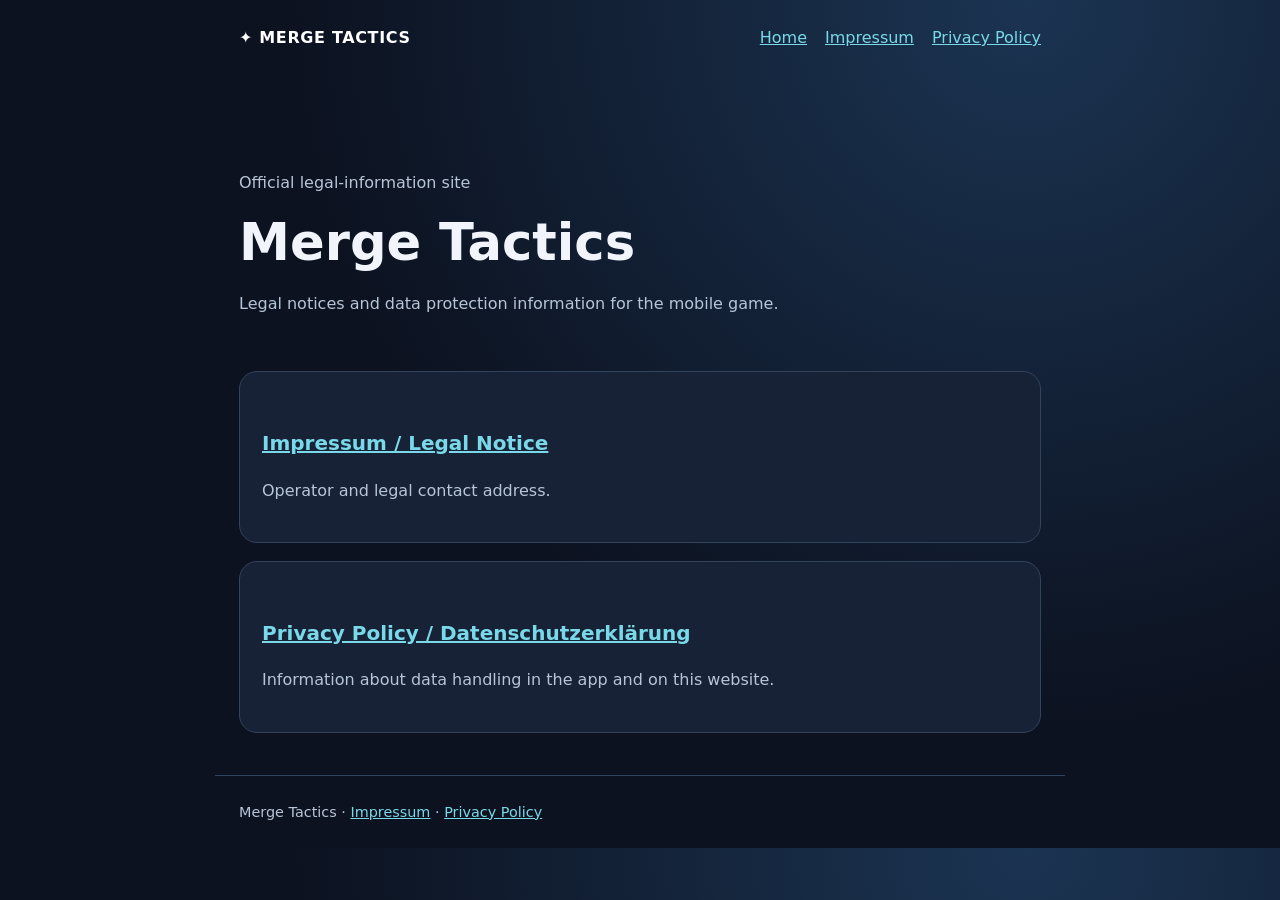
<file: index.html>
<!doctype html>
<html lang="en">
<head>
  <meta charset="utf-8">
  <title>Seven Lamps Studios</title>
  <meta http-equiv="refresh" content="0; url=/merge-tactics-legal/">
</head>
<body>
  <a href="/merge-tactics-legal/">Merge Tactics legal information</a>
</body>
</html>
</file>
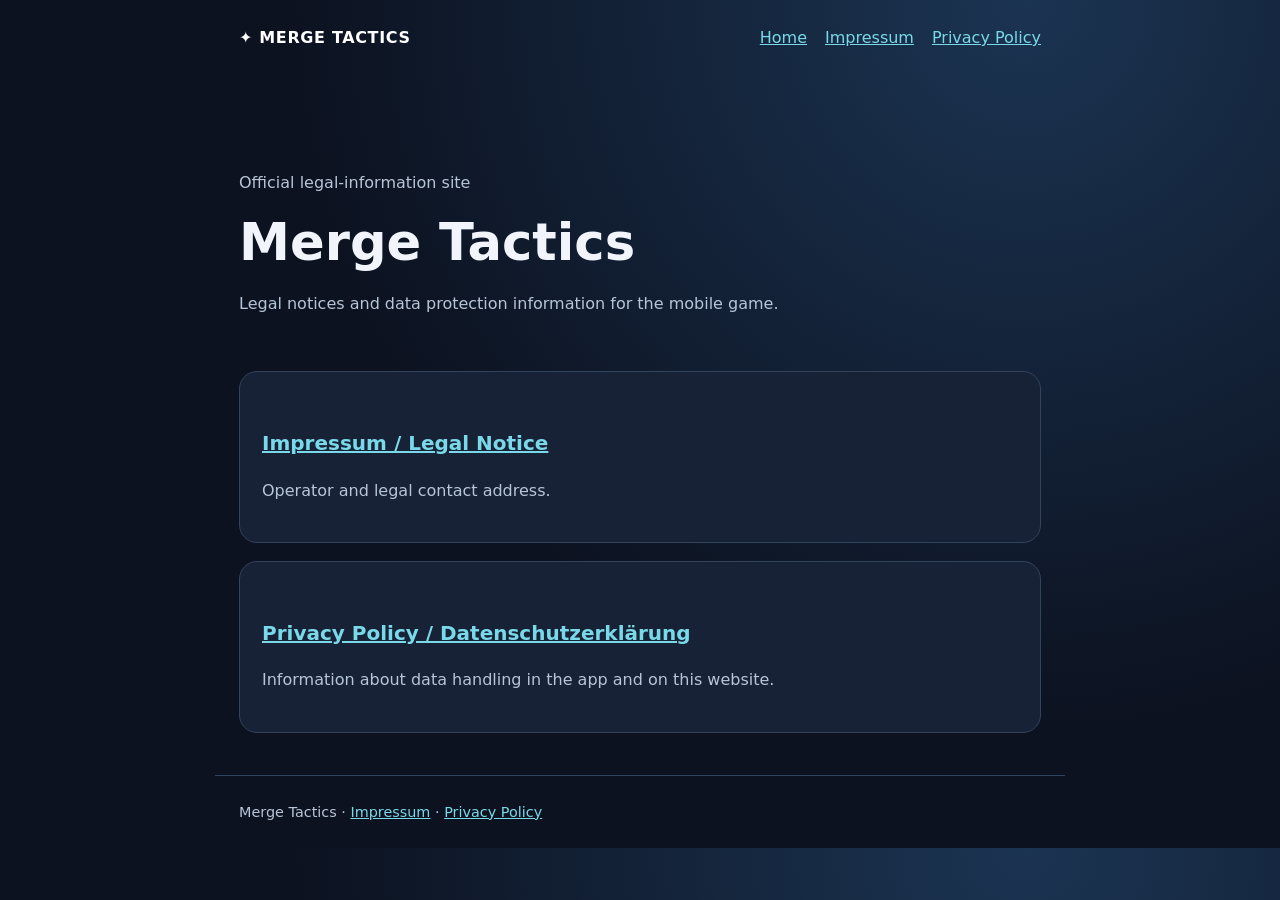
<file: merge-tactics-legal/index.html>
<!doctype html><html lang="en"><head><meta charset="utf-8"><meta name="viewport" content="width=device-width,initial-scale=1"><title>Legal information | Merge Tactics</title><link rel="stylesheet" href="style.css"></head><body><header><a class="brand" href="index.html">✦ MERGE TACTICS</a><nav aria-label="Main navigation"><a href="index.html">Home</a><a href="impressum.html">Impressum</a><a href="privacy.html">Privacy Policy</a></nav></header><main><section class="hero"><p>Official legal-information site</p><h1>Merge Tactics</h1><p>Legal notices and data protection information for the mobile game.</p></section><section class="panel"><h2><a href="impressum.html">Impressum / Legal Notice</a></h2><p>Operator and legal contact address.</p></section><section class="panel"><h2><a href="privacy.html">Privacy Policy / Datenschutzerklärung</a></h2><p>Information about data handling in the app and on this website.</p></section></main><footer>Merge Tactics · <a href="impressum.html">Impressum</a> · <a href="privacy.html">Privacy Policy</a></footer></body></html>
</file>
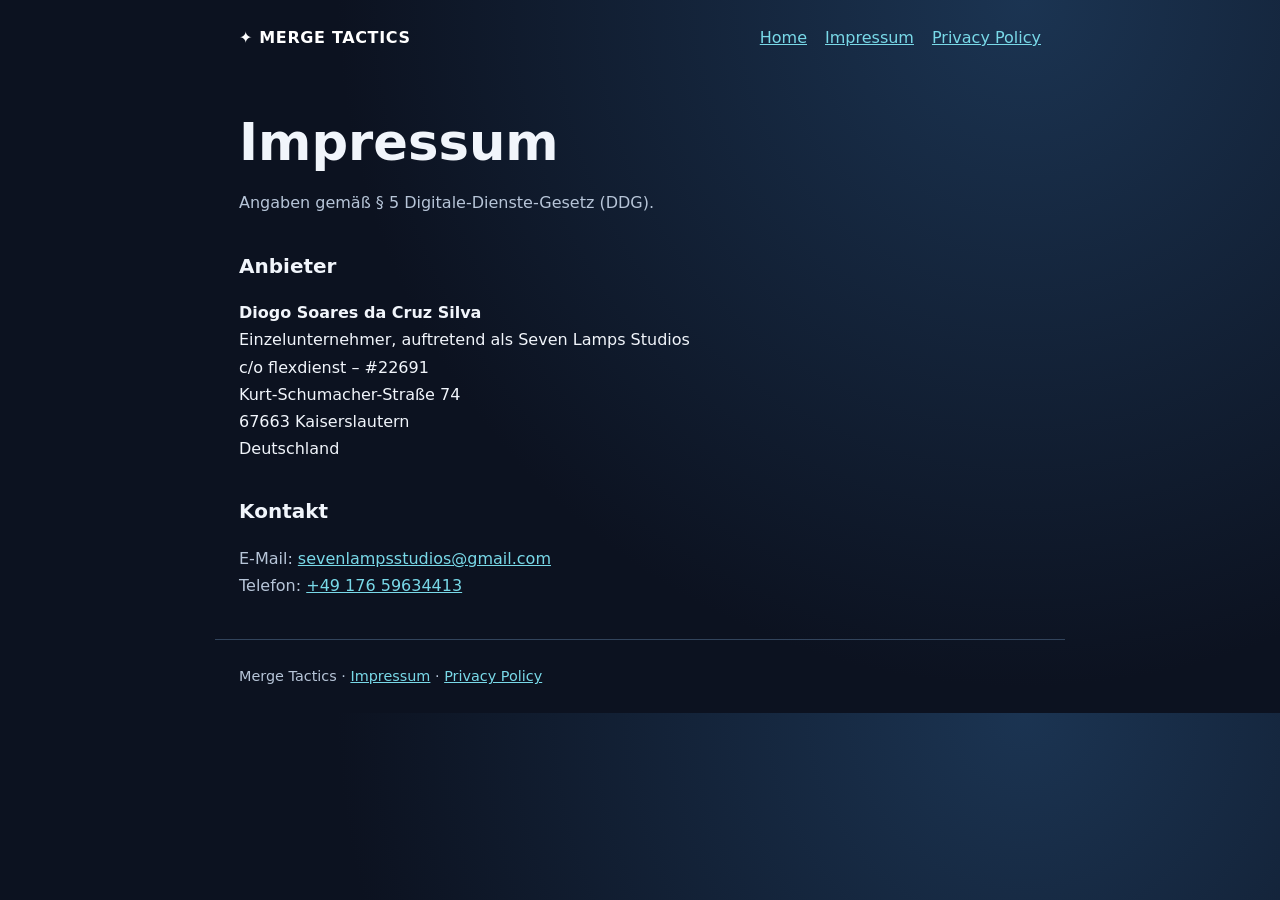
<file: merge-tactics-legal/impressum.html>
<!doctype html>
<html lang="de">
<head><meta charset="utf-8"><meta name="viewport" content="width=device-width,initial-scale=1"><title>Impressum | Merge Tactics</title><link rel="stylesheet" href="style.css"></head>
<body>
<header><a class="brand" href="index.html">✦ MERGE TACTICS</a><nav aria-label="Navigation"><a href="index.html">Home</a><a href="impressum.html" aria-current="page">Impressum</a><a href="privacy.html">Privacy Policy</a></nav></header>
<main>
<h1>Impressum</h1>
<p>Angaben gemäß § 5 Digitale-Dienste-Gesetz (DDG).</p>
<h2>Anbieter</h2>
<address><strong>Diogo Soares da Cruz Silva</strong>
Einzelunternehmer, auftretend als Seven Lamps Studios
c/o flexdienst – #22691
Kurt-Schumacher-Straße 74
67663 Kaiserslautern
Deutschland</address>
<h2>Kontakt</h2>
<p>E-Mail: <a href="mailto:sevenlampsstudios@gmail.com">sevenlampsstudios@gmail.com</a><br>
Telefon: <a href="tel:+4917659634413">+49 176 59634413</a></p>
</main>
<footer>Merge Tactics · <a href="impressum.html">Impressum</a> · <a href="privacy.html">Privacy Policy</a></footer>
</body></html>
</file>
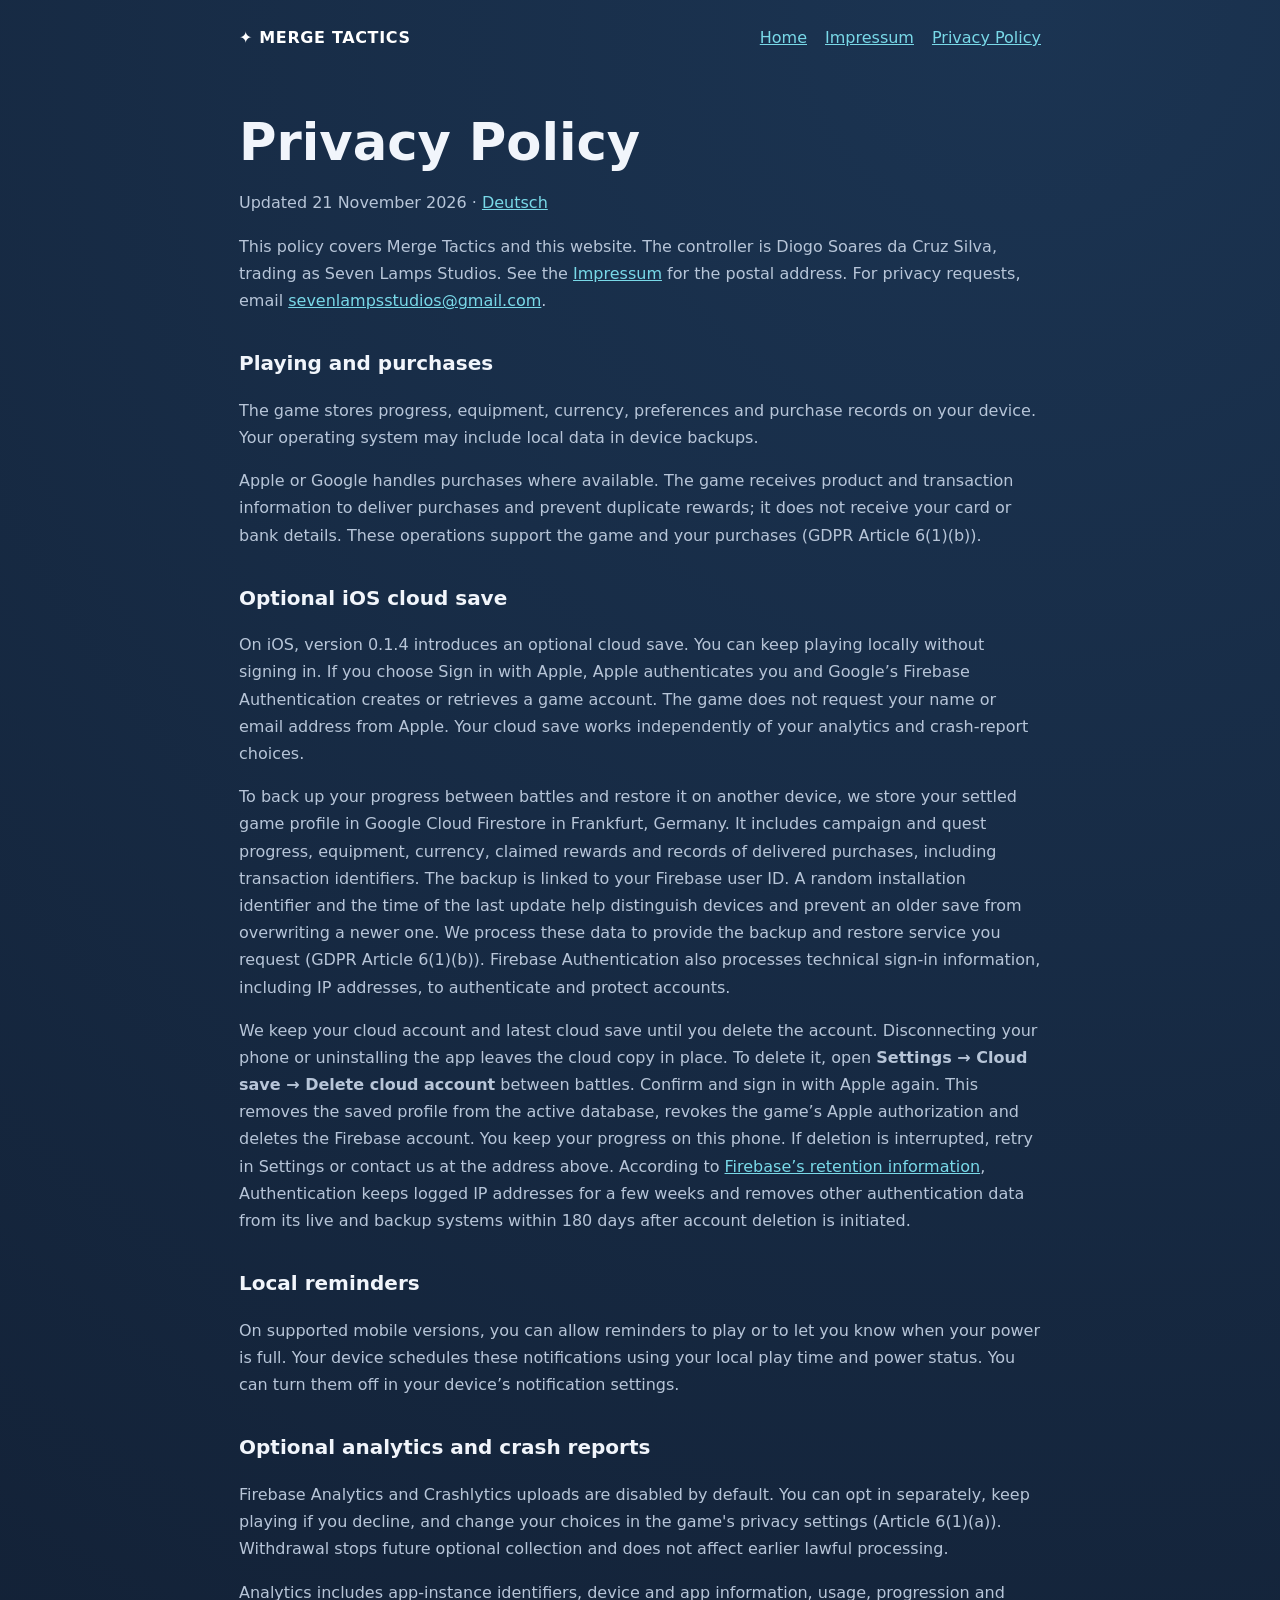
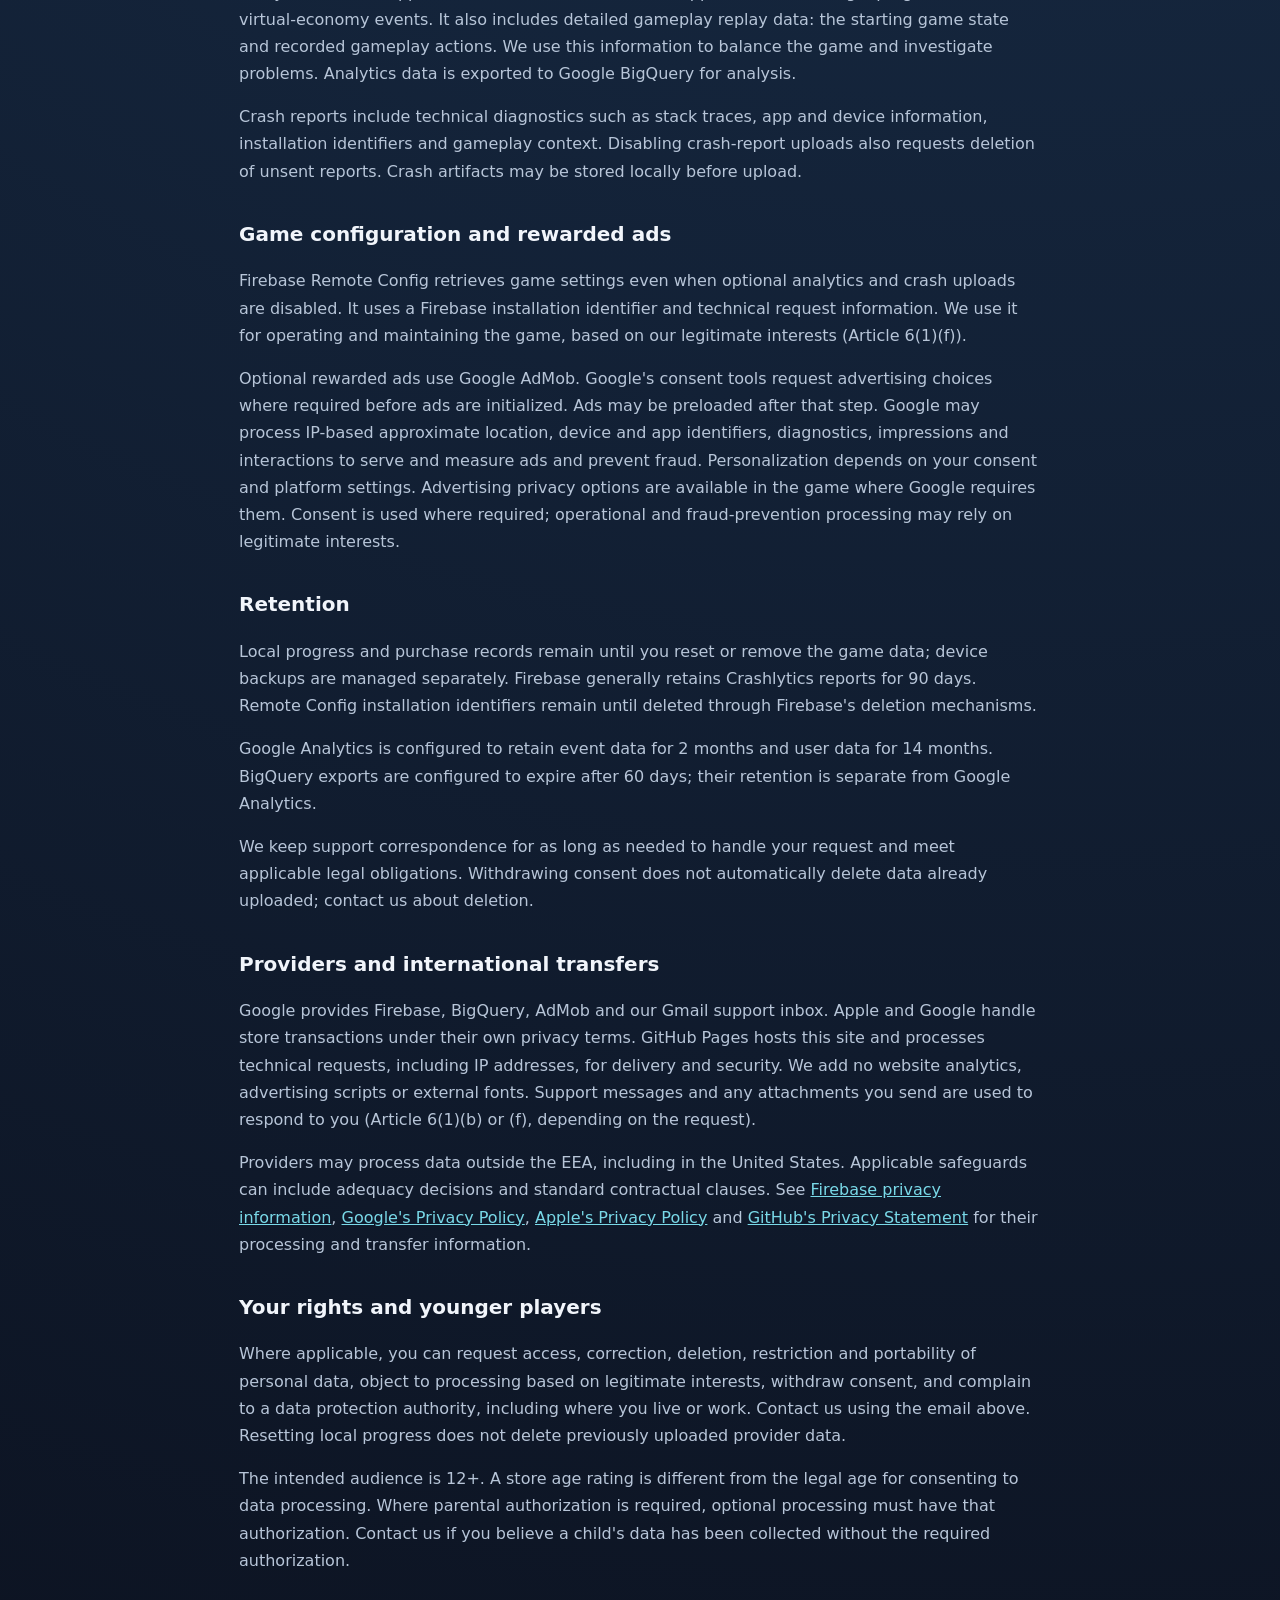
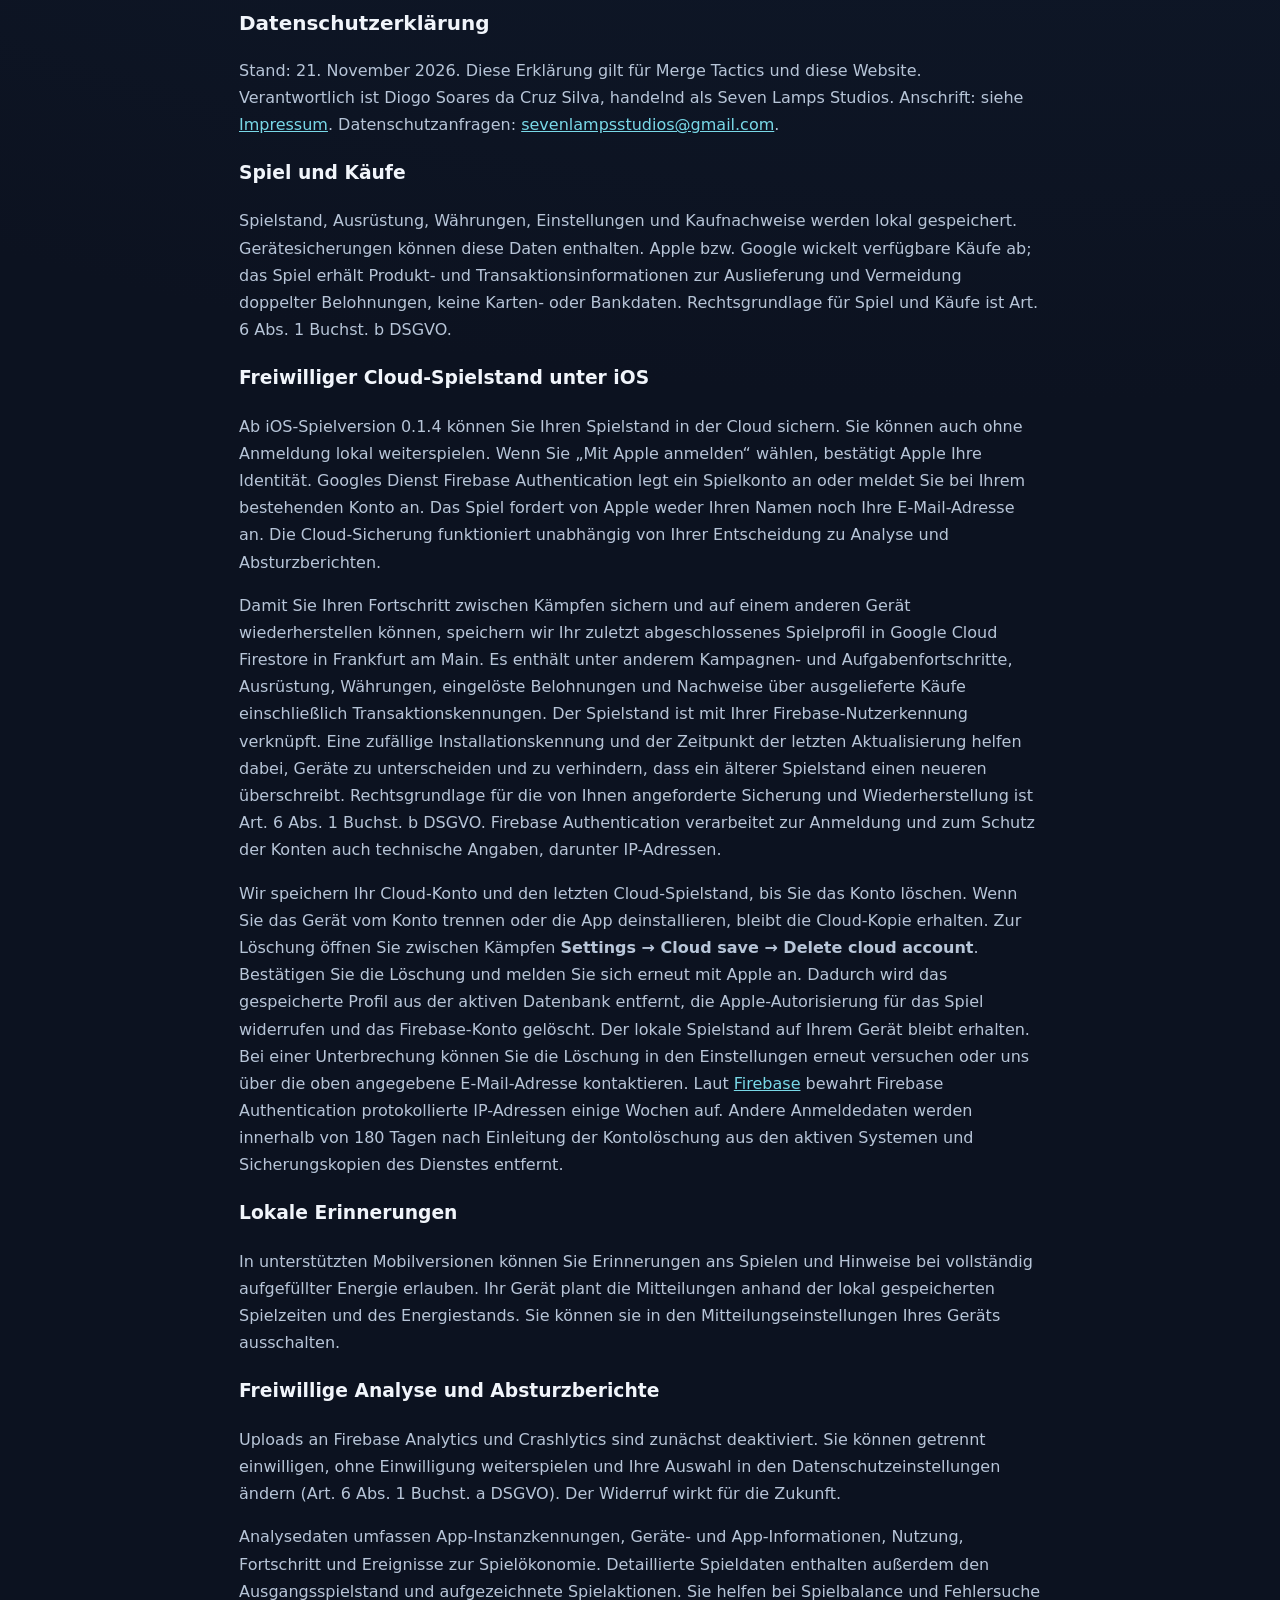
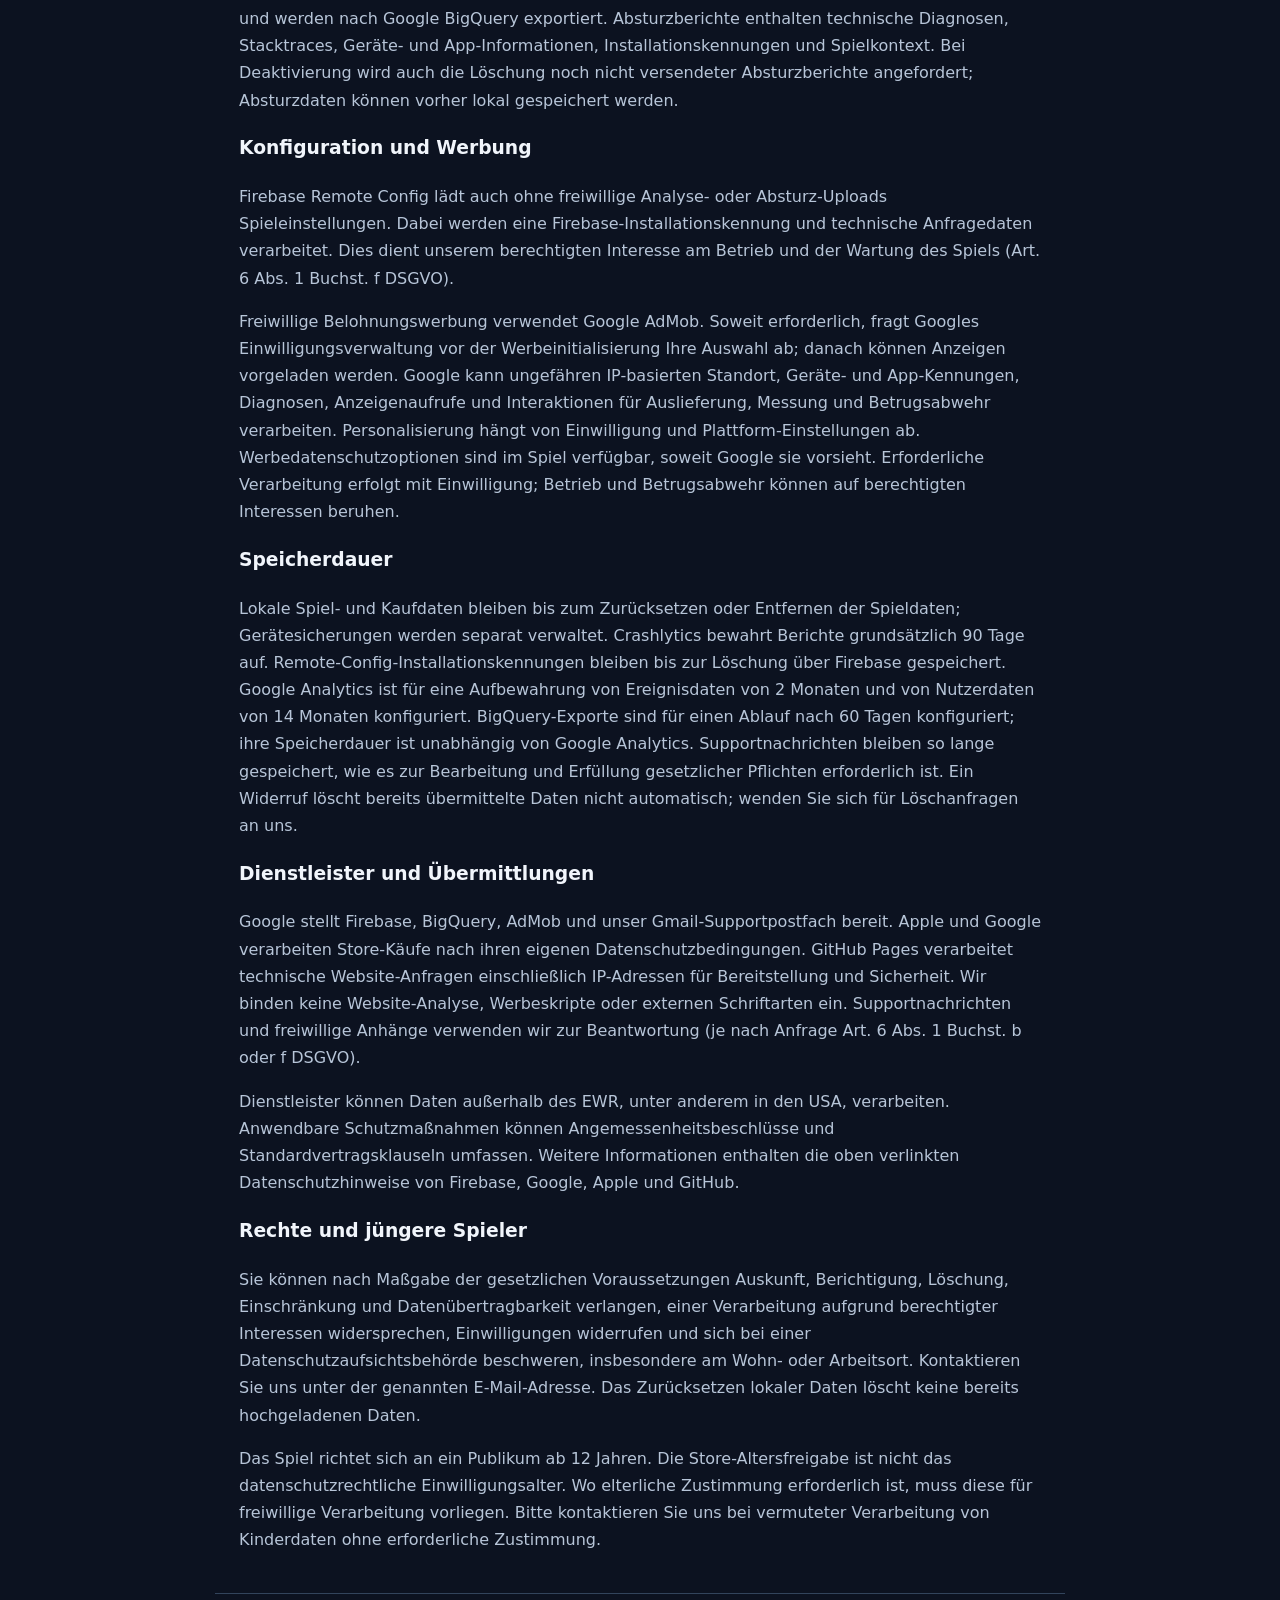
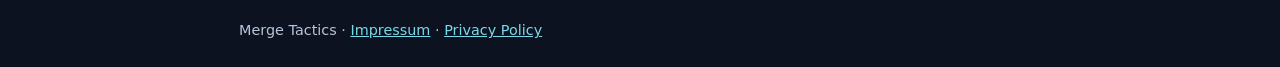
<file: merge-tactics-legal/privacy.html>
<!doctype html>
<html lang="en"><head><meta charset="utf-8"><meta name="viewport" content="width=device-width,initial-scale=1"><title>Privacy Policy | Merge Tactics</title><link rel="stylesheet" href="style.css"></head><body>
<header><a class="brand" href="index.html">✦ MERGE TACTICS</a><nav aria-label="Main navigation"><a href="index.html">Home</a><a href="impressum.html">Impressum</a><a href="privacy.html" aria-current="page">Privacy Policy</a></nav></header>
<main><h1>Privacy Policy</h1><p>Updated 21 November 2026 · <a href="#de">Deutsch</a></p>
<p>This policy covers Merge Tactics and this website. The controller is Diogo Soares da Cruz Silva, trading as Seven Lamps Studios. See the <a href="impressum.html">Impressum</a> for the postal address. For privacy requests, email <a href="mailto:sevenlampsstudios@gmail.com">sevenlampsstudios@gmail.com</a>.</p>
<h2>Playing and purchases</h2>
<p>The game stores progress, equipment, currency, preferences and purchase records on your device. Your operating system may include local data in device backups.</p>
<p>Apple or Google handles purchases where available. The game receives product and transaction information to deliver purchases and prevent duplicate rewards; it does not receive your card or bank details. These operations support the game and your purchases (GDPR Article 6(1)(b)).</p>
<h2>Optional iOS cloud save</h2>
<p>On iOS, version 0.1.4 introduces an optional cloud save. You can keep playing locally without signing in. If you choose Sign in with Apple, Apple authenticates you and Google’s Firebase Authentication creates or retrieves a game account. The game does not request your name or email address from Apple. Your cloud save works independently of your analytics and crash-report choices.</p>
<p>To back up your progress between battles and restore it on another device, we store your settled game profile in Google Cloud Firestore in Frankfurt, Germany. It includes campaign and quest progress, equipment, currency, claimed rewards and records of delivered purchases, including transaction identifiers. The backup is linked to your Firebase user ID. A random installation identifier and the time of the last update help distinguish devices and prevent an older save from overwriting a newer one. We process these data to provide the backup and restore service you request (GDPR Article 6(1)(b)). Firebase Authentication also processes technical sign-in information, including IP addresses, to authenticate and protect accounts.</p>
<p>We keep your cloud account and latest cloud save until you delete the account. Disconnecting your phone or uninstalling the app leaves the cloud copy in place. To delete it, open <strong>Settings → Cloud save → Delete cloud account</strong> between battles. Confirm and sign in with Apple again. This removes the saved profile from the active database, revokes the game’s Apple authorization and deletes the Firebase account. You keep your progress on this phone. If deletion is interrupted, retry in Settings or contact us at the address above. According to <a href="https://firebase.google.com/support/privacy">Firebase’s retention information</a>, Authentication keeps logged IP addresses for a few weeks and removes other authentication data from its live and backup systems within 180 days after account deletion is initiated.</p>
<h2>Local reminders</h2>
<p>On supported mobile versions, you can allow reminders to play or to let you know when your power is full. Your device schedules these notifications using your local play time and power status. You can turn them off in your device’s notification settings.</p>
<h2>Optional analytics and crash reports</h2>
<p>Firebase Analytics and Crashlytics uploads are disabled by default. You can opt in separately, keep playing if you decline, and change your choices in the game's privacy settings (Article 6(1)(a)). Withdrawal stops future optional collection and does not affect earlier lawful processing.</p>
<p>Analytics includes app-instance identifiers, device and app information, usage, progression and virtual-economy events. It also includes detailed gameplay replay data: the starting game state and recorded gameplay actions. We use this information to balance the game and investigate problems. Analytics data is exported to Google BigQuery for analysis.</p>
<p>Crash reports include technical diagnostics such as stack traces, app and device information, installation identifiers and gameplay context. Disabling crash-report uploads also requests deletion of unsent reports. Crash artifacts may be stored locally before upload.</p>
<h2>Game configuration and rewarded ads</h2>
<p>Firebase Remote Config retrieves game settings even when optional analytics and crash uploads are disabled. It uses a Firebase installation identifier and technical request information. We use it for operating and maintaining the game, based on our legitimate interests (Article 6(1)(f)).</p>
<p>Optional rewarded ads use Google AdMob. Google's consent tools request advertising choices where required before ads are initialized. Ads may be preloaded after that step. Google may process IP-based approximate location, device and app identifiers, diagnostics, impressions and interactions to serve and measure ads and prevent fraud. Personalization depends on your consent and platform settings. Advertising privacy options are available in the game where Google requires them. Consent is used where required; operational and fraud-prevention processing may rely on legitimate interests.</p>
<h2>Retention</h2>
<p>Local progress and purchase records remain until you reset or remove the game data; device backups are managed separately. Firebase generally retains Crashlytics reports for 90 days. Remote Config installation identifiers remain until deleted through Firebase's deletion mechanisms.</p>
<p>Google Analytics is configured to retain event data for 2 months and user data for 14 months. BigQuery exports are configured to expire after 60 days; their retention is separate from Google Analytics.</p>
<p>We keep support correspondence for as long as needed to handle your request and meet applicable legal obligations. Withdrawing consent does not automatically delete data already uploaded; contact us about deletion.</p>
<h2>Providers and international transfers</h2>
<p>Google provides Firebase, BigQuery, AdMob and our Gmail support inbox. Apple and Google handle store transactions under their own privacy terms. GitHub Pages hosts this site and processes technical requests, including IP addresses, for delivery and security. We add no website analytics, advertising scripts or external fonts. Support messages and any attachments you send are used to respond to you (Article 6(1)(b) or (f), depending on the request).</p>
<p>Providers may process data outside the EEA, including in the United States. Applicable safeguards can include adequacy decisions and standard contractual clauses. See <a href="https://firebase.google.com/support/privacy">Firebase privacy information</a>, <a href="https://policies.google.com/privacy">Google's Privacy Policy</a>, <a href="https://www.apple.com/legal/privacy/">Apple's Privacy Policy</a> and <a href="https://docs.github.com/en/site-policy/privacy-policies/github-general-privacy-statement">GitHub's Privacy Statement</a> for their processing and transfer information.</p>
<h2>Your rights and younger players</h2>
<p>Where applicable, you can request access, correction, deletion, restriction and portability of personal data, object to processing based on legitimate interests, withdraw consent, and complain to a data protection authority, including where you live or work. Contact us using the email above. Resetting local progress does not delete previously uploaded provider data.</p>
<p>The intended audience is 12+. A store age rating is different from the legal age for consenting to data processing. Where parental authorization is required, optional processing must have that authorization. Contact us if you believe a child's data has been collected without the required authorization.</p>
<section id="de" lang="de"><h2>Datenschutzerklärung</h2>
<p>Stand: 21. November 2026. Diese Erklärung gilt für Merge Tactics und diese Website. Verantwortlich ist Diogo Soares da Cruz Silva, handelnd als Seven Lamps Studios. Anschrift: siehe <a href="impressum.html">Impressum</a>. Datenschutzanfragen: <a href="mailto:sevenlampsstudios@gmail.com">sevenlampsstudios@gmail.com</a>.</p>
<h3>Spiel und Käufe</h3><p>Spielstand, Ausrüstung, Währungen, Einstellungen und Kaufnachweise werden lokal gespeichert. Gerätesicherungen können diese Daten enthalten. Apple bzw. Google wickelt verfügbare Käufe ab; das Spiel erhält Produkt- und Transaktionsinformationen zur Auslieferung und Vermeidung doppelter Belohnungen, keine Karten- oder Bankdaten. Rechtsgrundlage für Spiel und Käufe ist Art. 6 Abs. 1 Buchst. b DSGVO.</p>
<h3>Freiwilliger Cloud-Spielstand unter iOS</h3>
<p>Ab iOS-Spielversion 0.1.4 können Sie Ihren Spielstand in der Cloud sichern. Sie können auch ohne Anmeldung lokal weiterspielen. Wenn Sie „Mit Apple anmelden“ wählen, bestätigt Apple Ihre Identität. Googles Dienst Firebase Authentication legt ein Spielkonto an oder meldet Sie bei Ihrem bestehenden Konto an. Das Spiel fordert von Apple weder Ihren Namen noch Ihre E-Mail-Adresse an. Die Cloud-Sicherung funktioniert unabhängig von Ihrer Entscheidung zu Analyse und Absturzberichten.</p>
<p>Damit Sie Ihren Fortschritt zwischen Kämpfen sichern und auf einem anderen Gerät wiederherstellen können, speichern wir Ihr zuletzt abgeschlossenes Spielprofil in Google Cloud Firestore in Frankfurt am Main. Es enthält unter anderem Kampagnen- und Aufgabenfortschritte, Ausrüstung, Währungen, eingelöste Belohnungen und Nachweise über ausgelieferte Käufe einschließlich Transaktionskennungen. Der Spielstand ist mit Ihrer Firebase-Nutzerkennung verknüpft. Eine zufällige Installationskennung und der Zeitpunkt der letzten Aktualisierung helfen dabei, Geräte zu unterscheiden und zu verhindern, dass ein älterer Spielstand einen neueren überschreibt. Rechtsgrundlage für die von Ihnen angeforderte Sicherung und Wiederherstellung ist Art. 6 Abs. 1 Buchst. b DSGVO. Firebase Authentication verarbeitet zur Anmeldung und zum Schutz der Konten auch technische Angaben, darunter IP-Adressen.</p>
<p>Wir speichern Ihr Cloud-Konto und den letzten Cloud-Spielstand, bis Sie das Konto löschen. Wenn Sie das Gerät vom Konto trennen oder die App deinstallieren, bleibt die Cloud-Kopie erhalten. Zur Löschung öffnen Sie zwischen Kämpfen <strong>Settings → Cloud save → Delete cloud account</strong>. Bestätigen Sie die Löschung und melden Sie sich erneut mit Apple an. Dadurch wird das gespeicherte Profil aus der aktiven Datenbank entfernt, die Apple-Autorisierung für das Spiel widerrufen und das Firebase-Konto gelöscht. Der lokale Spielstand auf Ihrem Gerät bleibt erhalten. Bei einer Unterbrechung können Sie die Löschung in den Einstellungen erneut versuchen oder uns über die oben angegebene E-Mail-Adresse kontaktieren. Laut <a href="https://firebase.google.com/support/privacy">Firebase</a> bewahrt Firebase Authentication protokollierte IP-Adressen einige Wochen auf. Andere Anmeldedaten werden innerhalb von 180 Tagen nach Einleitung der Kontolöschung aus den aktiven Systemen und Sicherungskopien des Dienstes entfernt.</p>
<h3>Lokale Erinnerungen</h3>
<p>In unterstützten Mobilversionen können Sie Erinnerungen ans Spielen und Hinweise bei vollständig aufgefüllter Energie erlauben. Ihr Gerät plant die Mitteilungen anhand der lokal gespeicherten Spielzeiten und des Energiestands. Sie können sie in den Mitteilungseinstellungen Ihres Geräts ausschalten.</p>
<h3>Freiwillige Analyse und Absturzberichte</h3><p>Uploads an Firebase Analytics und Crashlytics sind zunächst deaktiviert. Sie können getrennt einwilligen, ohne Einwilligung weiterspielen und Ihre Auswahl in den Datenschutzeinstellungen ändern (Art. 6 Abs. 1 Buchst. a DSGVO). Der Widerruf wirkt für die Zukunft.</p><p>Analysedaten umfassen App-Instanzkennungen, Geräte- und App-Informationen, Nutzung, Fortschritt und Ereignisse zur Spielökonomie. Detaillierte Spieldaten enthalten außerdem den Ausgangsspielstand und aufgezeichnete Spielaktionen. Sie helfen bei Spielbalance und Fehlersuche und werden nach Google BigQuery exportiert. Absturzberichte enthalten technische Diagnosen, Stacktraces, Geräte- und App-Informationen, Installationskennungen und Spielkontext. Bei Deaktivierung wird auch die Löschung noch nicht versendeter Absturzberichte angefordert; Absturzdaten können vorher lokal gespeichert werden.</p>
<h3>Konfiguration und Werbung</h3><p>Firebase Remote Config lädt auch ohne freiwillige Analyse- oder Absturz-Uploads Spieleinstellungen. Dabei werden eine Firebase-Installationskennung und technische Anfragedaten verarbeitet. Dies dient unserem berechtigten Interesse am Betrieb und der Wartung des Spiels (Art. 6 Abs. 1 Buchst. f DSGVO).</p><p>Freiwillige Belohnungswerbung verwendet Google AdMob. Soweit erforderlich, fragt Googles Einwilligungsverwaltung vor der Werbeinitialisierung Ihre Auswahl ab; danach können Anzeigen vorgeladen werden. Google kann ungefähren IP-basierten Standort, Geräte- und App-Kennungen, Diagnosen, Anzeigenaufrufe und Interaktionen für Auslieferung, Messung und Betrugsabwehr verarbeiten. Personalisierung hängt von Einwilligung und Plattform-Einstellungen ab. Werbedatenschutzoptionen sind im Spiel verfügbar, soweit Google sie vorsieht. Erforderliche Verarbeitung erfolgt mit Einwilligung; Betrieb und Betrugsabwehr können auf berechtigten Interessen beruhen.</p>
<h3>Speicherdauer</h3><p>Lokale Spiel- und Kaufdaten bleiben bis zum Zurücksetzen oder Entfernen der Spieldaten; Gerätesicherungen werden separat verwaltet. Crashlytics bewahrt Berichte grundsätzlich 90 Tage auf. Remote-Config-Installationskennungen bleiben bis zur Löschung über Firebase gespeichert. Google Analytics ist für eine Aufbewahrung von Ereignisdaten von 2 Monaten und von Nutzerdaten von 14 Monaten konfiguriert. BigQuery-Exporte sind für einen Ablauf nach 60 Tagen konfiguriert; ihre Speicherdauer ist unabhängig von Google Analytics. Supportnachrichten bleiben so lange gespeichert, wie es zur Bearbeitung und Erfüllung gesetzlicher Pflichten erforderlich ist. Ein Widerruf löscht bereits übermittelte Daten nicht automatisch; wenden Sie sich für Löschanfragen an uns.</p>
<h3>Dienstleister und Übermittlungen</h3><p>Google stellt Firebase, BigQuery, AdMob und unser Gmail-Supportpostfach bereit. Apple und Google verarbeiten Store-Käufe nach ihren eigenen Datenschutzbedingungen. GitHub Pages verarbeitet technische Website-Anfragen einschließlich IP-Adressen für Bereitstellung und Sicherheit. Wir binden keine Website-Analyse, Werbeskripte oder externen Schriftarten ein. Supportnachrichten und freiwillige Anhänge verwenden wir zur Beantwortung (je nach Anfrage Art. 6 Abs. 1 Buchst. b oder f DSGVO).</p><p>Dienstleister können Daten außerhalb des EWR, unter anderem in den USA, verarbeiten. Anwendbare Schutzmaßnahmen können Angemessenheitsbeschlüsse und Standardvertragsklauseln umfassen. Weitere Informationen enthalten die oben verlinkten Datenschutzhinweise von Firebase, Google, Apple und GitHub.</p>
<h3>Rechte und jüngere Spieler</h3><p>Sie können nach Maßgabe der gesetzlichen Voraussetzungen Auskunft, Berichtigung, Löschung, Einschränkung und Datenübertragbarkeit verlangen, einer Verarbeitung aufgrund berechtigter Interessen widersprechen, Einwilligungen widerrufen und sich bei einer Datenschutzaufsichtsbehörde beschweren, insbesondere am Wohn- oder Arbeitsort. Kontaktieren Sie uns unter der genannten E-Mail-Adresse. Das Zurücksetzen lokaler Daten löscht keine bereits hochgeladenen Daten.</p><p>Das Spiel richtet sich an ein Publikum ab 12 Jahren. Die Store-Altersfreigabe ist nicht das datenschutzrechtliche Einwilligungsalter. Wo elterliche Zustimmung erforderlich ist, muss diese für freiwillige Verarbeitung vorliegen. Bitte kontaktieren Sie uns bei vermuteter Verarbeitung von Kinderdaten ohne erforderliche Zustimmung.</p></section>
</main><footer>Merge Tactics · <a href="impressum.html">Impressum</a> · <a href="privacy.html">Privacy Policy</a></footer></body></html>
</file>
<file: merge-tactics-legal/style.css>
:root{color-scheme:dark;--bg:#0c1220;--panel:#172237;--text:#f1f5fb;--muted:#b7c5d8;--accent:#79d9e8}*{box-sizing:border-box}body{margin:0;background:radial-gradient(circle at 80% 0,#1b3452,var(--bg) 55%);font:16px/1.7 system-ui,-apple-system,Segoe UI,sans-serif;color:var(--text)}main,header,footer{max-width:850px;margin:auto;padding:24px}header{display:flex;justify-content:space-between;align-items:center;gap:15px;flex-wrap:wrap}nav{display:flex;gap:18px;flex-wrap:wrap}a{color:var(--accent)}.brand{font-weight:800;letter-spacing:.04em;color:white;text-decoration:none}.hero{padding:54px 0 20px}h1{font-size:clamp(2rem,5vw,3.2rem);line-height:1.2;margin:.25em 0}h2{font-size:1.25rem;margin-top:2rem}p,li{color:var(--muted)}.panel{background:var(--panel);border:1px solid #32445c;border-radius:18px;padding:22px;margin:18px 0}.notice{border-left:4px solid #ffcc70;background:#352d24;padding:14px 18px;border-radius:6px;color:#ffe3b2}footer{border-top:1px solid #32445c;color:var(--muted);font-size:.9rem}address{font-style:normal;white-space:pre-line}code{overflow-wrap:anywhere}
</file>
